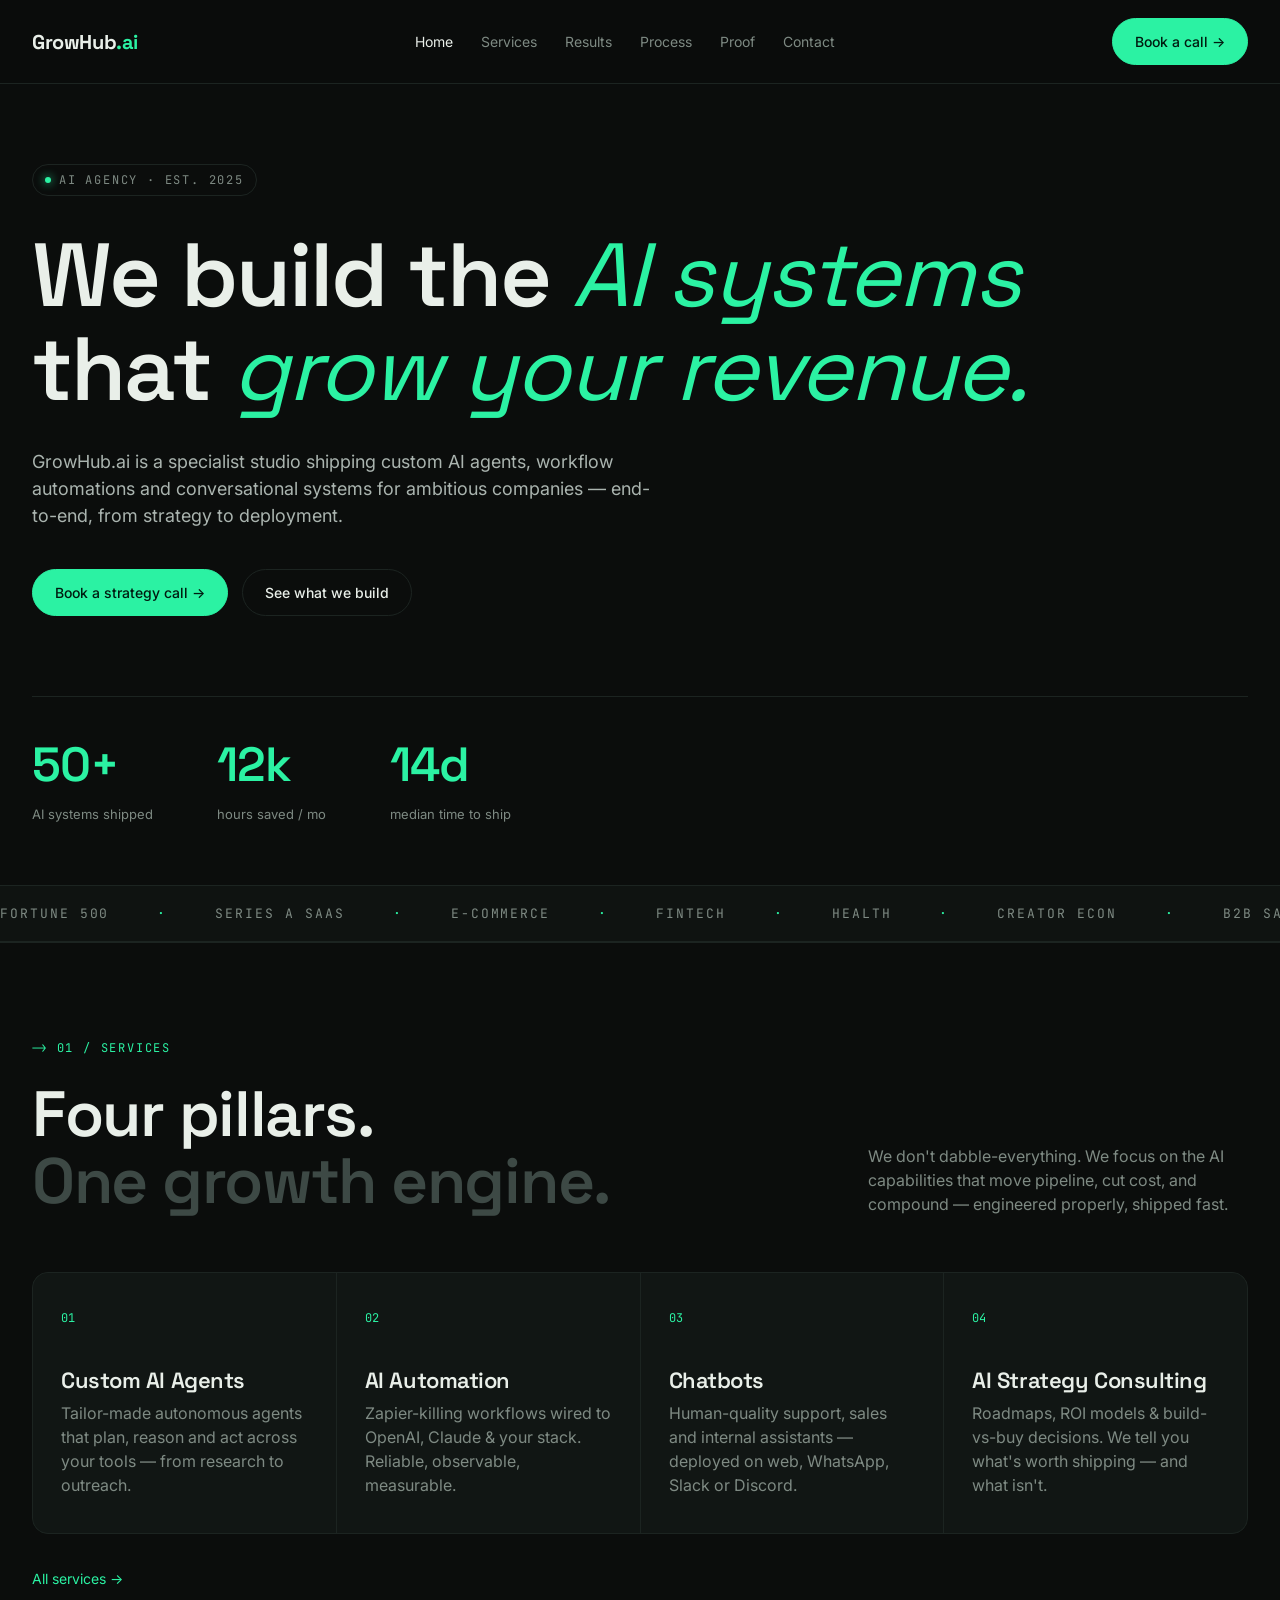
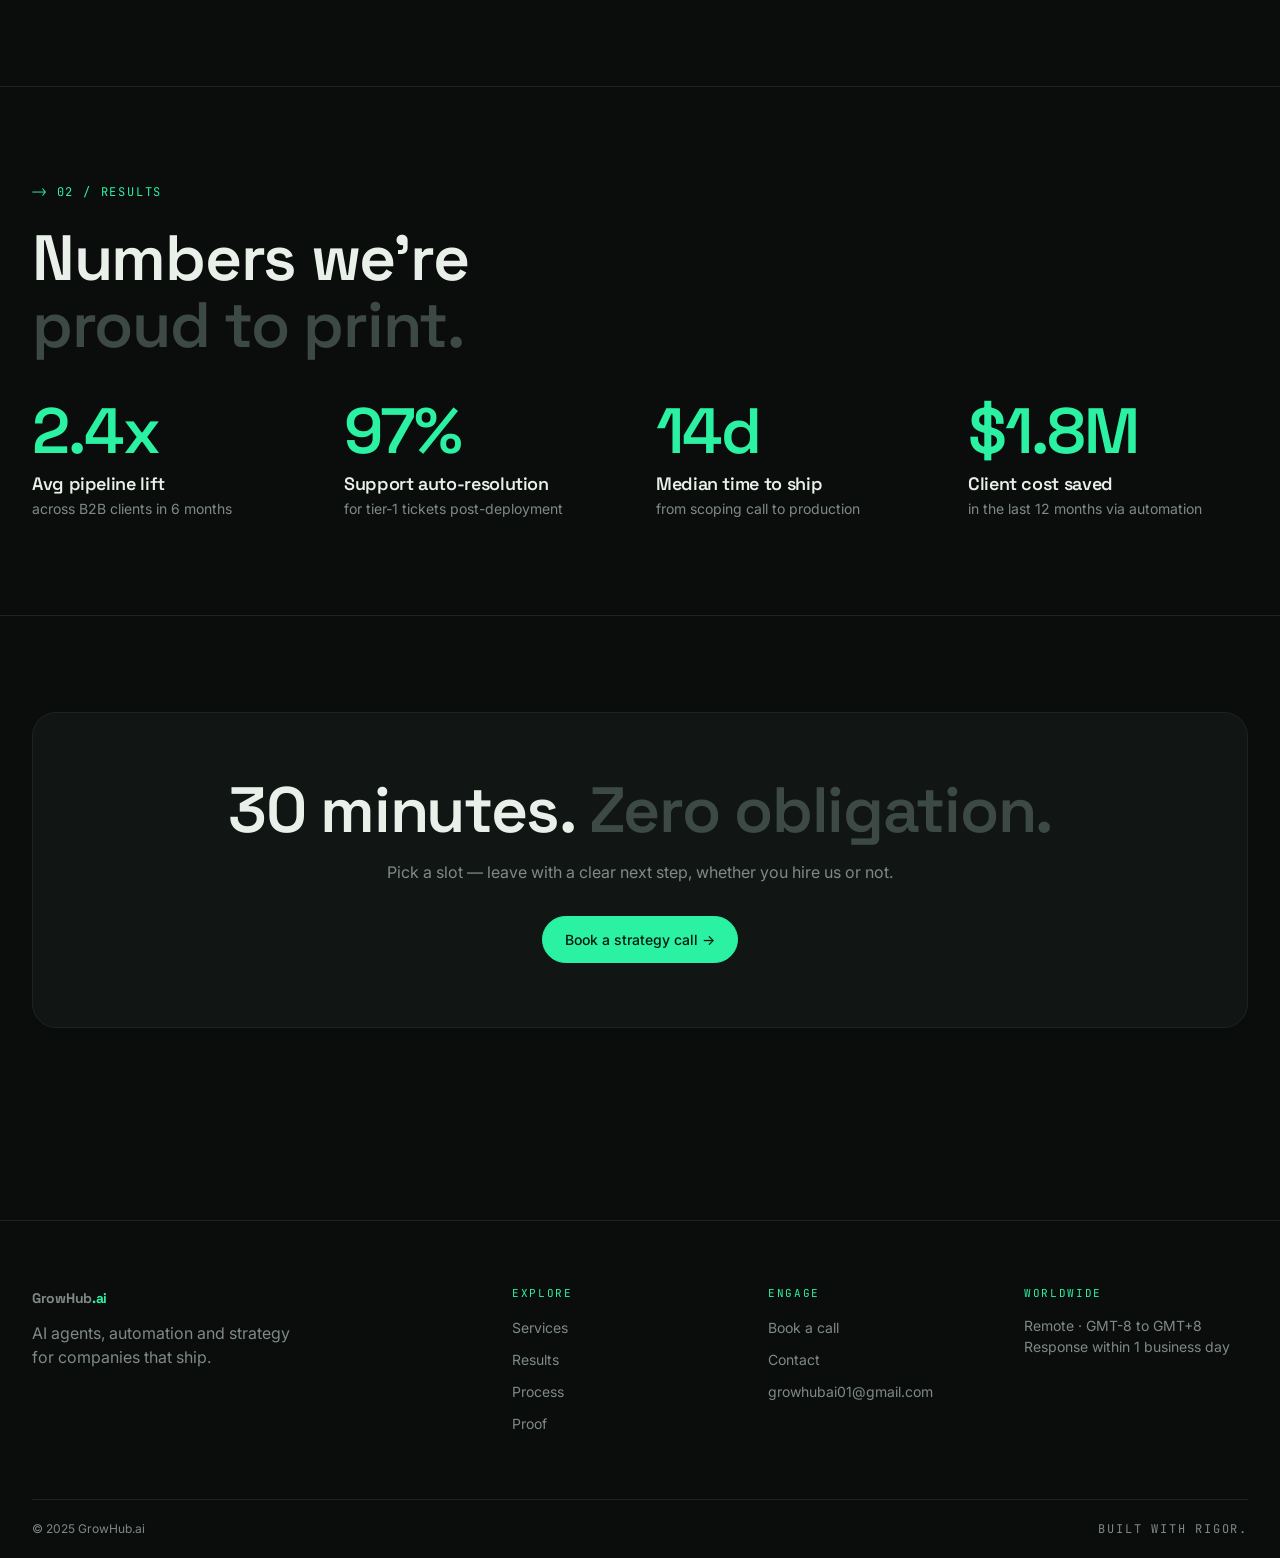
<file: index.html>
<!DOCTYPE html>
<html lang="en">
<head>
<meta charset="UTF-8">
<meta name="viewport" content="width=device-width, initial-scale=1">
<title>GrowHub.ai — Home</title>
<meta name="description" content="GrowHub.ai is a specialist AI studio shipping custom agents, automations and chatbots for ambitious companies.">
<link rel="preconnect" href="https://fonts.googleapis.com">
<link rel="preconnect" href="https://fonts.gstatic.com" crossorigin>
<link href="https://fonts.googleapis.com/css2?family=Inter:wght@400;500;600&family=Space+Grotesk:wght@400;500;600;700&family=JetBrains+Mono:wght@400;500&display=swap" rel="stylesheet">
<link rel="stylesheet" href="css/style.css">
</head>
<body>
<nav class="site">
  <div class="nav-inner">
    <a href="index.html" class="logo">GrowHub<span>.ai</span></a>
    <div class="nav-links">
        <a href="index.html" class="active">Home</a>
        <a href="services.html">Services</a>
        <a href="results.html">Results</a>
        <a href="process.html">Process</a>
        <a href="proof.html">Proof</a>
        <a href="contact.html">Contact</a>
    </div>
    <a href="booking.html" class="btn btn-primary">Book a call →</a>
    <a href="#mobile-menu" class="nav-toggle" aria-label="Menu">☰</a>
  </div>
</nav>
<div id="mobile-menu">
  <div class="container">
      <a href="index.html">Home</a>
      <a href="services.html">Services</a>
      <a href="results.html">Results</a>
      <a href="process.html">Process</a>
      <a href="proof.html">Proof</a>
      <a href="contact.html">Contact</a>
      <a href="booking.html" class="btn btn-primary" style="margin-top:8px;justify-content:center">Book a call →</a>
      <a href="#" class="nav-toggle" style="text-align:right;color:var(--muted)">close ✕</a>
  </div>
</div>
<header class="hero">
  <div class="container">
    <div class="tag"><span class="mono" style="color:var(--muted)">AI Agency · Est. 2025</span></div>
    <h1>We build the <span class="accent italic">AI systems</span><br>that <span class="accent italic">grow your revenue.</span></h1>
    <p class="lead">GrowHub.ai is a specialist studio shipping custom AI agents, workflow automations and conversational systems for ambitious companies — end-to-end, from strategy to deployment.</p>
    <div class="hero-actions">
      <a href="booking.html" class="btn btn-primary">Book a strategy call →</a>
      <a href="services.html" class="btn">See what we build</a>
    </div>
    <div class="stats">
      <div class="stat"><div class="num">50+</div><div class="lbl">AI systems shipped</div></div>
      <div class="stat"><div class="num">12k</div><div class="lbl">hours saved / mo</div></div>
      <div class="stat"><div class="num">14d</div><div class="lbl">median time to ship</div></div>
    </div>
  </div>
</header>

<div class="marquee">
  <div class="marquee-track"><span>FORTUNE 500<span class="dot">·</span></span><span>SERIES A SAAS<span class="dot">·</span></span><span>E-COMMERCE<span class="dot">·</span></span><span>FINTECH<span class="dot">·</span></span><span>HEALTH<span class="dot">·</span></span><span>CREATOR ECON<span class="dot">·</span></span><span>B2B SALES<span class="dot">·</span></span><span>LEGAL-TECH<span class="dot">·</span></span><span>LOGISTICS<span class="dot">·</span></span><span>FORTUNE 500<span class="dot">·</span></span><span>SERIES A SAAS<span class="dot">·</span></span><span>E-COMMERCE<span class="dot">·</span></span><span>FINTECH<span class="dot">·</span></span><span>HEALTH<span class="dot">·</span></span><span>CREATOR ECON<span class="dot">·</span></span><span>B2B SALES<span class="dot">·</span></span><span>LEGAL-TECH<span class="dot">·</span></span><span>LOGISTICS<span class="dot">·</span></span></div>
</div>

<section>
  <div class="container">
    <p class="mono" style="margin-bottom:24px">⟶ 01 / Services</p>
    <div class="sec-head">
      <h2>Four pillars.<br><span class="dim">One growth engine.</span></h2>
      <p>We don't dabble-everything. We focus on the AI capabilities that move pipeline, cut cost, and compound — engineered properly, shipped fast.</p>
    </div>
    <div class="grid-4">
      <div class="card"><span class="num">01</span><div><h3>Custom AI Agents</h3><p>Tailor-made autonomous agents that plan, reason and act across your tools — from research to outreach.</p></div></div>
      <div class="card"><span class="num">02</span><div><h3>AI Automation</h3><p>Zapier-killing workflows wired to OpenAI, Claude & your stack. Reliable, observable, measurable.</p></div></div>
      <div class="card"><span class="num">03</span><div><h3>Chatbots</h3><p>Human-quality support, sales and internal assistants — deployed on web, WhatsApp, Slack or Discord.</p></div></div>
      <div class="card"><span class="num">04</span><div><h3>AI Strategy Consulting</h3><p>Roadmaps, ROI models & build-vs-buy decisions. We tell you what's worth shipping — and what isn't.</p></div></div>
    </div>
    <div style="margin-top:32px"><a href="services.html" class="accent" style="font-size:14px">All services →</a></div>
  </div>
</section>

<section>
  <div class="container">
    <p class="mono" style="margin-bottom:24px">⟶ 02 / Results</p>
    <h2>Numbers we're<br><span class="dim">proud to print.</span></h2>
    <div class="results">
      <div class="result"><div class="big">2.4x</div><h3>Avg pipeline lift</h3><p>across B2B clients in 6 months</p></div>
      <div class="result"><div class="big">97%</div><h3>Support auto-resolution</h3><p>for tier-1 tickets post-deployment</p></div>
      <div class="result"><div class="big">14d</div><h3>Median time to ship</h3><p>from scoping call to production</p></div>
      <div class="result"><div class="big">$1.8M</div><h3>Client cost saved</h3><p>in the last 12 months via automation</p></div>
    </div>
  </div>
</section>

<section>
  <div class="container">
    <div class="cta">
      <h2>30 minutes. <span class="dim">Zero obligation.</span></h2>
      <p style="max-width:520px;margin:0 auto">Pick a slot — leave with a clear next step, whether you hire us or not.</p>
      <div style="margin-top:32px"><a href="booking.html" class="btn btn-primary">Book a strategy call →</a></div>
    </div>
  </div>
</section>
<footer>
  <div class="container">
    <div class="foot-grid">
      <div class="foot-col">
        <a href="index.html" class="logo">GrowHub<span>.ai</span></a>
        <p style="margin-top:12px;max-width:280px">AI agents, automation and strategy for companies that ship.</p>
      </div>
      <div class="foot-col">
        <p class="lbl">Explore</p>
        <ul>
          <li><a href="services.html">Services</a></li>
          <li><a href="results.html">Results</a></li>
          <li><a href="process.html">Process</a></li>
          <li><a href="proof.html">Proof</a></li>
        </ul>
      </div>
      <div class="foot-col">
        <p class="lbl">Engage</p>
        <ul>
          <li><a href="booking.html">Book a call</a></li>
          <li><a href="contact.html">Contact</a></li>
          <li><a href="mailto:growhubai01@gmail.com">growhubai01@gmail.com</a></li>
        </ul>
      </div>
      <div class="foot-col">
        <p class="lbl">Worldwide</p>
        <p style="font-size:14px">Remote · GMT-8 to GMT+8<br>Response within 1 business day</p>
      </div>
    </div>
    <div class="foot-bot">
      <span>© 2025 GrowHub.ai</span>
      <span class="mono" style="color:var(--muted)">Built with rigor.</span>
    </div>
  </div>
</footer>
</body>
</html>
</file>
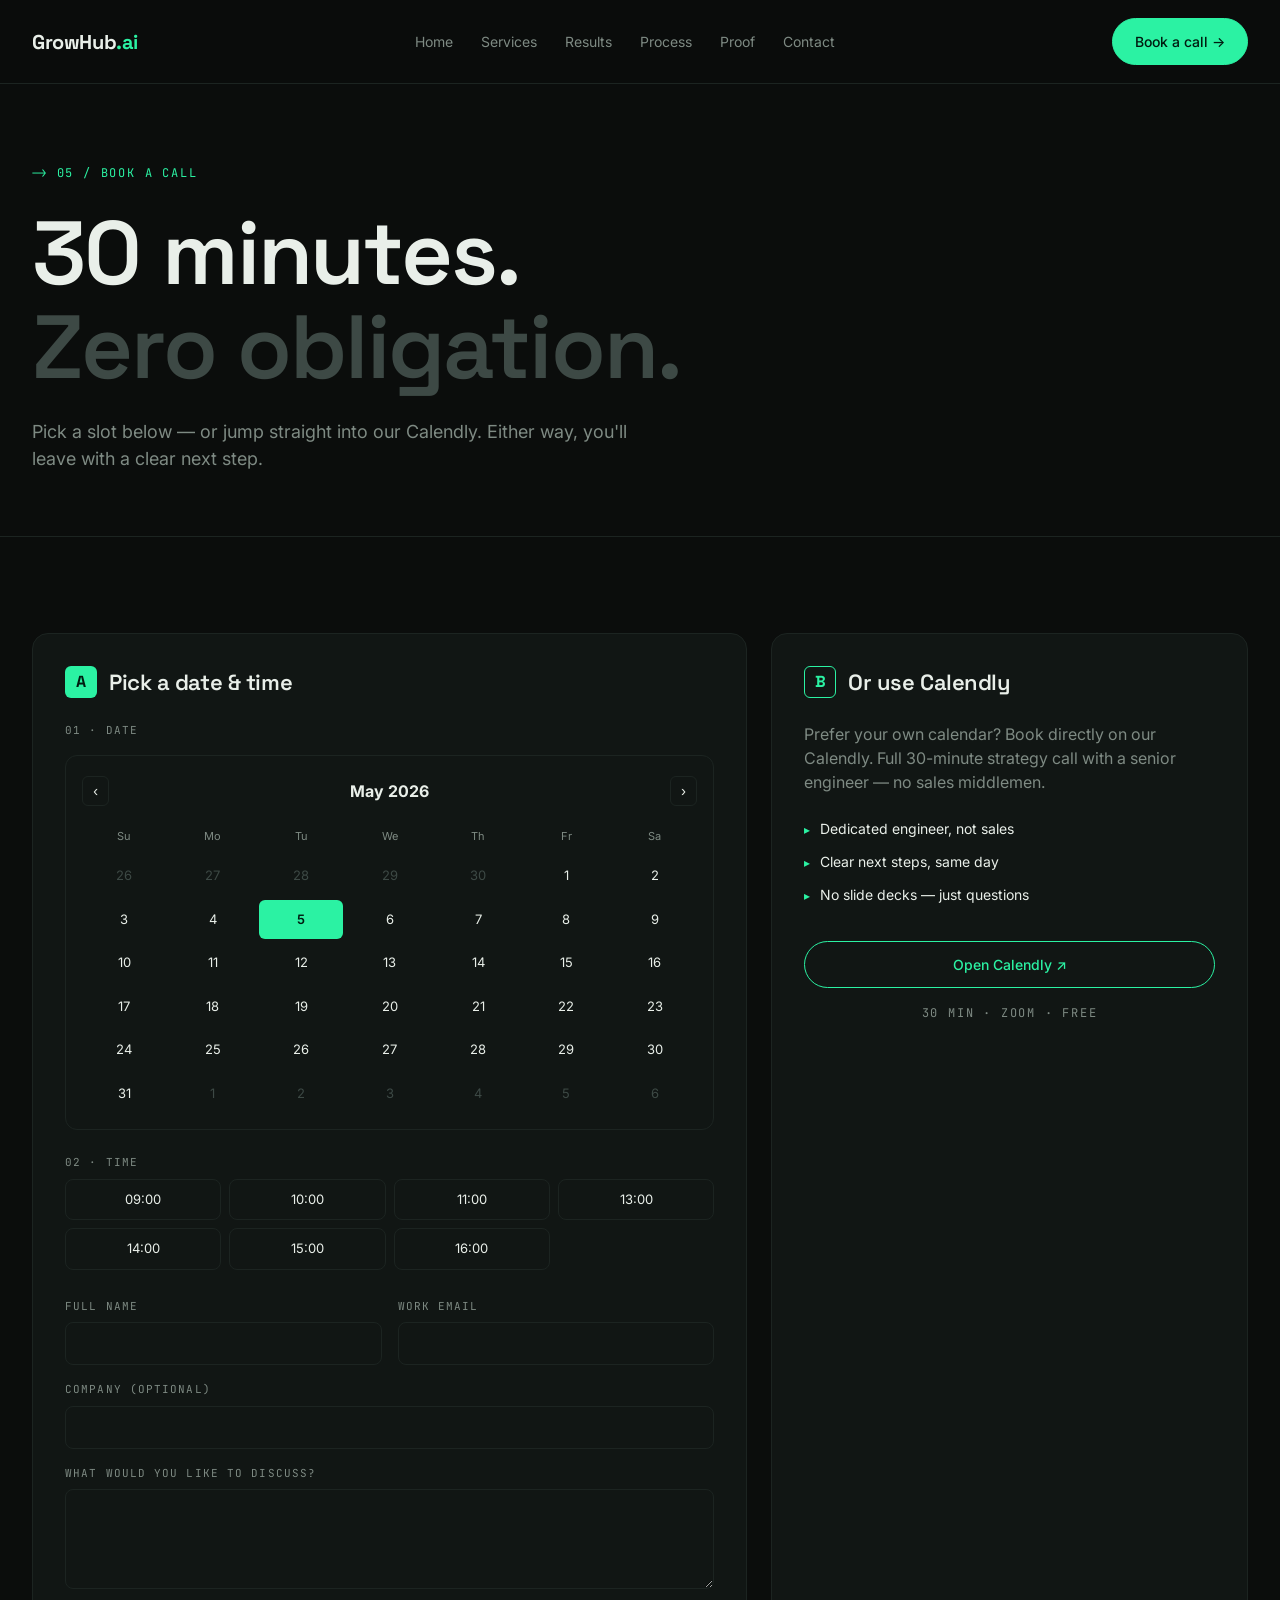
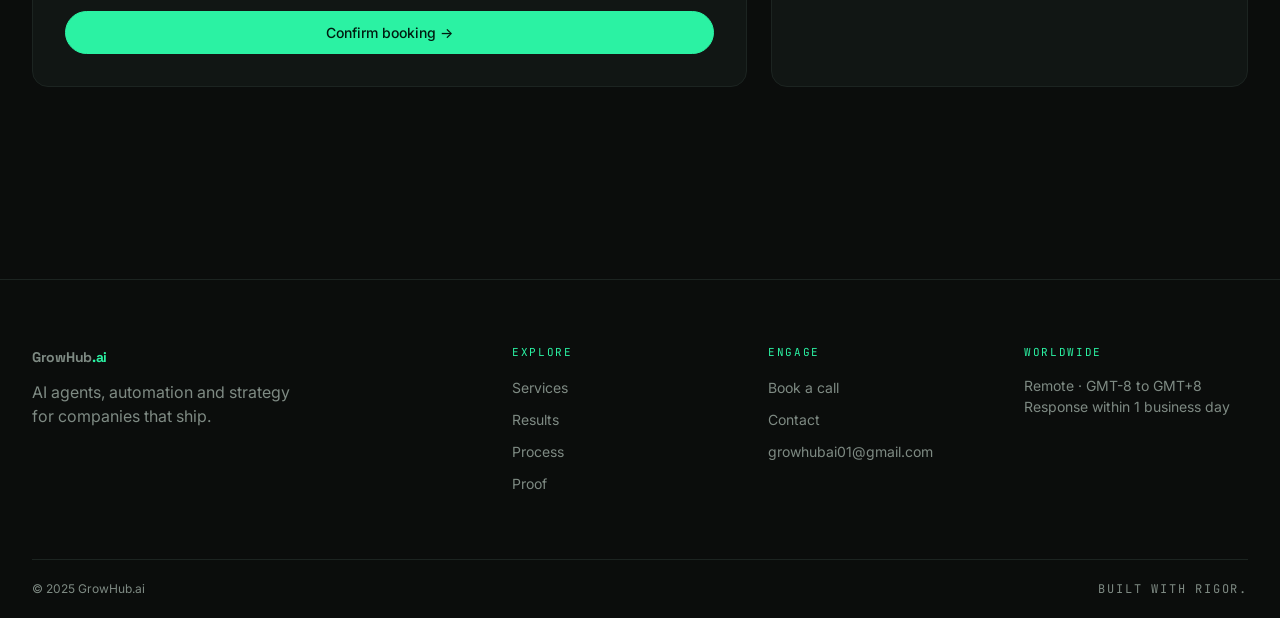
<file: booking.html>
<!DOCTYPE html>
<html lang="en">
<head>
<meta charset="UTF-8">
<meta name="viewport" content="width=device-width, initial-scale=1">
<title>GrowHub.ai — Book a call</title>
<meta name="description" content="GrowHub.ai is a specialist AI studio shipping custom agents, automations and chatbots for ambitious companies.">
<link rel="preconnect" href="https://fonts.googleapis.com">
<link rel="preconnect" href="https://fonts.gstatic.com" crossorigin>
<link href="https://fonts.googleapis.com/css2?family=Inter:wght@400;500;600&family=Space+Grotesk:wght@400;500;600;700&family=JetBrains+Mono:wght@400;500&display=swap" rel="stylesheet">
<link rel="stylesheet" href="css/style.css">
</head>
<body>
<nav class="site">
  <div class="nav-inner">
    <a href="index.html" class="logo">GrowHub<span>.ai</span></a>
    <div class="nav-links">
        <a href="index.html">Home</a>
        <a href="services.html">Services</a>
        <a href="results.html">Results</a>
        <a href="process.html">Process</a>
        <a href="proof.html">Proof</a>
        <a href="contact.html">Contact</a>
    </div>
    <a href="booking.html" class="btn btn-primary">Book a call →</a>
    <a href="#mobile-menu" class="nav-toggle" aria-label="Menu">☰</a>
  </div>
</nav>
<div id="mobile-menu">
  <div class="container">
      <a href="index.html">Home</a>
      <a href="services.html">Services</a>
      <a href="results.html">Results</a>
      <a href="process.html">Process</a>
      <a href="proof.html">Proof</a>
      <a href="contact.html">Contact</a>
      <a href="booking.html" class="btn btn-primary" style="margin-top:8px;justify-content:center">Book a call →</a>
      <a href="#" class="nav-toggle" style="text-align:right;color:var(--muted)">close ✕</a>
  </div>
</div>
<header class="page-head">
  <div class="container">
    <span class="mono">⟶ 05 / Book a call</span>
    <h1>30 minutes.<br><span class="dim">Zero obligation.</span></h1>
    <p>Pick a slot below — or jump straight into our Calendly. Either way, you'll leave with a clear next step.</p>
  </div>
</header>
<section style="border-top:none">
  <div class="container">
    <div class="booking">
      <div class="panel">
        <div class="panel-head"><div class="badge">A</div><h3 style="margin:0">Pick a date & time</h3></div>
        <form action="mailto:growhubai01@gmail.com" method="post" enctype="text/plain">
          <label>01 · Date</label>
          <div class="calendar">
            <div class="cal-head">
              <button type="button">‹</button>
              <strong>May 2026</strong>
              <button type="button">›</button>
            </div>
            <div class="cal-grid">
              <div class="dow">Su</div><div class="dow">Mo</div><div class="dow">Tu</div><div class="dow">We</div><div class="dow">Th</div><div class="dow">Fr</div><div class="dow">Sa</div>
              <div class="day muted">26</div><div class="day muted">27</div><div class="day muted">28</div><div class="day muted">29</div><div class="day muted">30</div><div class="day">1</div><div class="day">2</div><div class="day">3</div><div class="day">4</div><div class="day active">5</div><div class="day">6</div><div class="day">7</div><div class="day">8</div><div class="day">9</div><div class="day">10</div><div class="day">11</div><div class="day">12</div><div class="day">13</div><div class="day">14</div><div class="day">15</div><div class="day">16</div><div class="day">17</div><div class="day">18</div><div class="day">19</div><div class="day">20</div><div class="day">21</div><div class="day">22</div><div class="day">23</div><div class="day">24</div><div class="day">25</div><div class="day">26</div><div class="day">27</div><div class="day">28</div><div class="day">29</div><div class="day">30</div><div class="day">31</div><div class="day muted">1</div><div class="day muted">2</div><div class="day muted">3</div><div class="day muted">4</div><div class="day muted">5</div><div class="day muted">6</div>
            </div>
          </div>

          <label style="margin-top:24px">02 · Time</label>
          <div class="time-grid"><label><input type="radio" name="time" value="09:00"><span>09:00</span></label><label><input type="radio" name="time" value="10:00"><span>10:00</span></label><label><input type="radio" name="time" value="11:00"><span>11:00</span></label><label><input type="radio" name="time" value="13:00"><span>13:00</span></label><label><input type="radio" name="time" value="14:00"><span>14:00</span></label><label><input type="radio" name="time" value="15:00"><span>15:00</span></label><label><input type="radio" name="time" value="16:00"><span>16:00</span></label></div>

          <div class="form">
            <div><label>Full name</label><input type="text" name="name" required></div>
            <div><label>Work email</label><input type="email" name="email" required></div>
            <div class="full"><label>Company (optional)</label><input type="text" name="company"></div>
            <div class="full"><label>What would you like to discuss?</label><textarea name="notes"></textarea></div>
            <div class="full"><button type="submit" class="btn btn-primary" style="width:100%;justify-content:center">Confirm booking →</button></div>
          </div>
        </form>
      </div>
      <div class="panel">
        <div class="panel-head"><div class="badge outline">B</div><h3 style="margin:0">Or use Calendly</h3></div>
        <p>Prefer your own calendar? Book directly on our Calendly. Full 30-minute strategy call with a senior engineer — no sales middlemen.</p>
        <div style="margin-top:24px">
          <div class="check">Dedicated engineer, not sales</div>
          <div class="check">Clear next steps, same day</div>
          <div class="check">No slide decks — just questions</div>
        </div>
        <a href="https://calendly.com/growhubai01/30min" target="_blank" rel="noopener" class="btn btn-ghost-primary" style="width:100%;justify-content:center;margin-top:24px">Open Calendly ↗</a>
        <p class="mono" style="color:var(--muted);text-align:center;margin-top:16px">30 min · Zoom · Free</p>
      </div>
    </div>
  </div>
</section>
<footer>
  <div class="container">
    <div class="foot-grid">
      <div class="foot-col">
        <a href="index.html" class="logo">GrowHub<span>.ai</span></a>
        <p style="margin-top:12px;max-width:280px">AI agents, automation and strategy for companies that ship.</p>
      </div>
      <div class="foot-col">
        <p class="lbl">Explore</p>
        <ul>
          <li><a href="services.html">Services</a></li>
          <li><a href="results.html">Results</a></li>
          <li><a href="process.html">Process</a></li>
          <li><a href="proof.html">Proof</a></li>
        </ul>
      </div>
      <div class="foot-col">
        <p class="lbl">Engage</p>
        <ul>
          <li><a href="booking.html">Book a call</a></li>
          <li><a href="contact.html">Contact</a></li>
          <li><a href="mailto:growhubai01@gmail.com">growhubai01@gmail.com</a></li>
        </ul>
      </div>
      <div class="foot-col">
        <p class="lbl">Worldwide</p>
        <p style="font-size:14px">Remote · GMT-8 to GMT+8<br>Response within 1 business day</p>
      </div>
    </div>
    <div class="foot-bot">
      <span>© 2025 GrowHub.ai</span>
      <span class="mono" style="color:var(--muted)">Built with rigor.</span>
    </div>
  </div>
</footer>
</body>
</html>
</file>
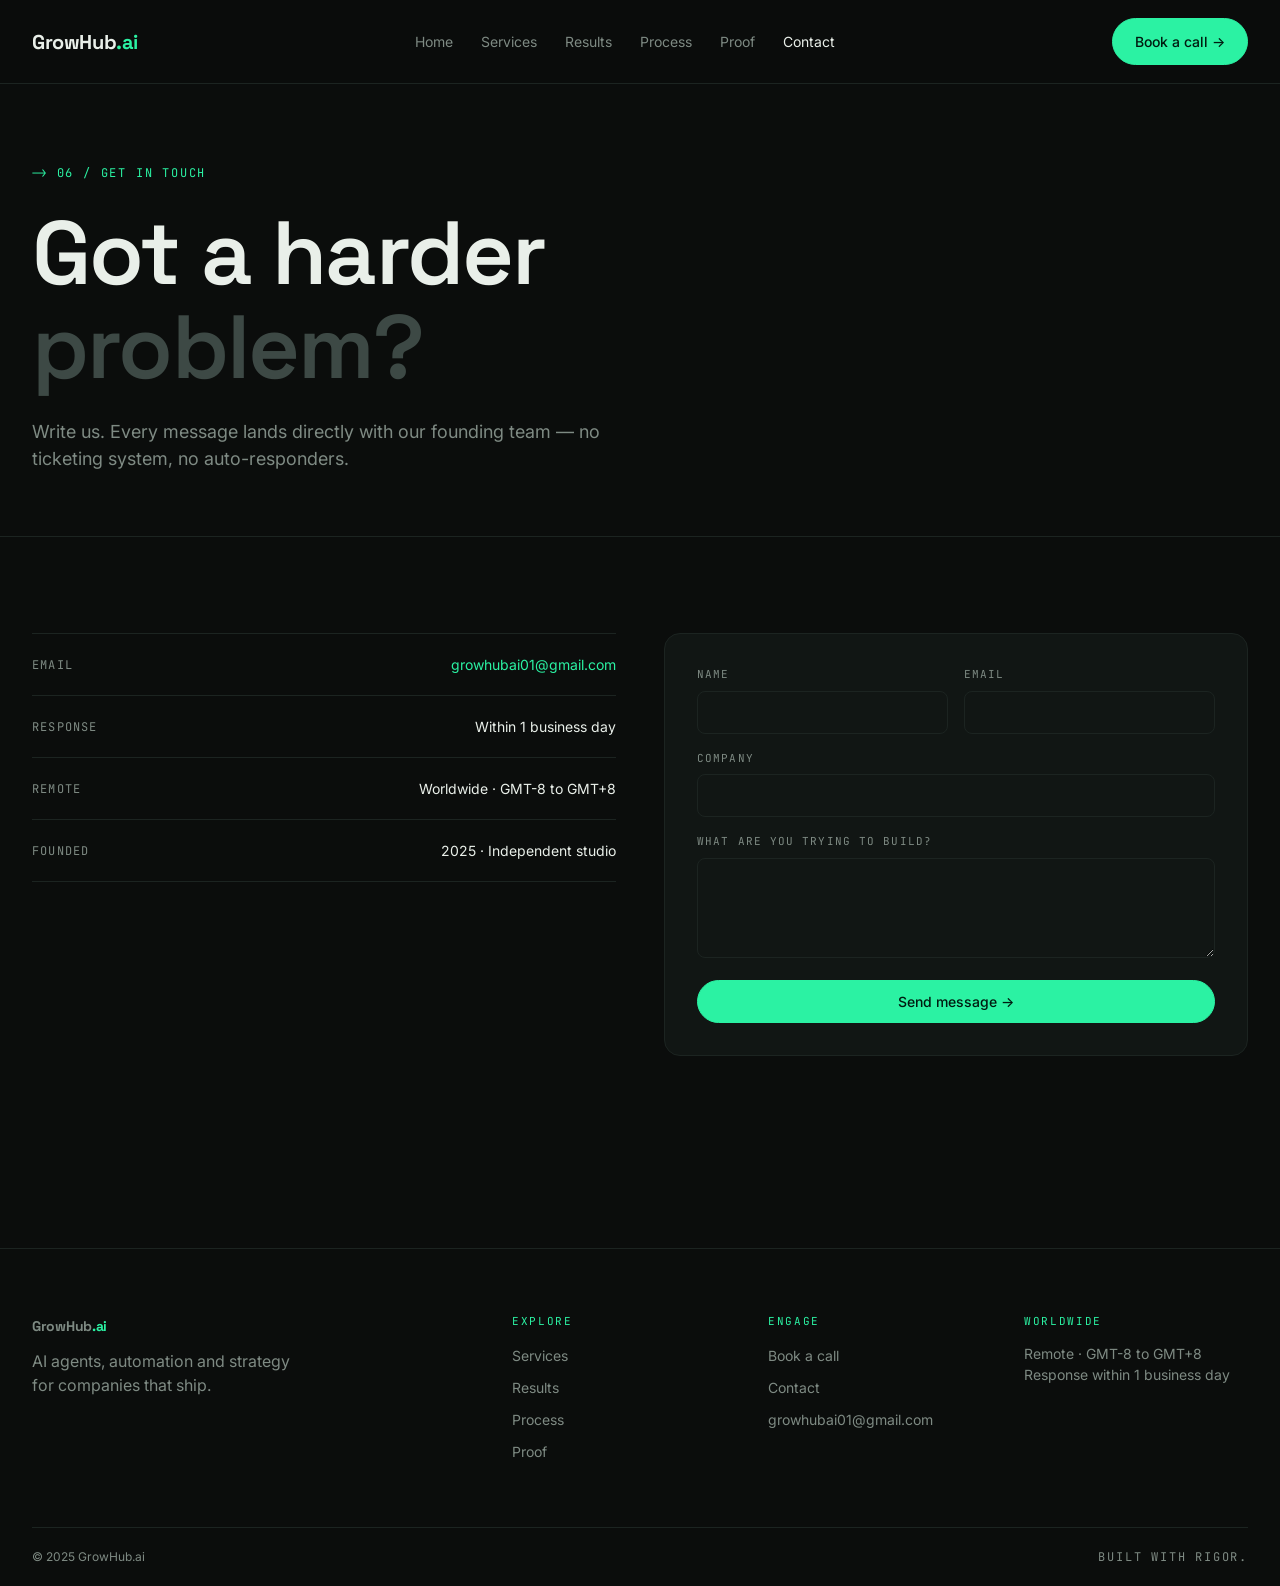
<file: contact.html>
<!DOCTYPE html>
<html lang="en">
<head>
<meta charset="UTF-8">
<meta name="viewport" content="width=device-width, initial-scale=1">
<title>GrowHub.ai — Contact</title>
<meta name="description" content="GrowHub.ai is a specialist AI studio shipping custom agents, automations and chatbots for ambitious companies.">
<link rel="preconnect" href="https://fonts.googleapis.com">
<link rel="preconnect" href="https://fonts.gstatic.com" crossorigin>
<link href="https://fonts.googleapis.com/css2?family=Inter:wght@400;500;600&family=Space+Grotesk:wght@400;500;600;700&family=JetBrains+Mono:wght@400;500&display=swap" rel="stylesheet">
<link rel="stylesheet" href="css/style.css">
</head>
<body>
<nav class="site">
  <div class="nav-inner">
    <a href="index.html" class="logo">GrowHub<span>.ai</span></a>
    <div class="nav-links">
        <a href="index.html">Home</a>
        <a href="services.html">Services</a>
        <a href="results.html">Results</a>
        <a href="process.html">Process</a>
        <a href="proof.html">Proof</a>
        <a href="contact.html" class="active">Contact</a>
    </div>
    <a href="booking.html" class="btn btn-primary">Book a call →</a>
    <a href="#mobile-menu" class="nav-toggle" aria-label="Menu">☰</a>
  </div>
</nav>
<div id="mobile-menu">
  <div class="container">
      <a href="index.html">Home</a>
      <a href="services.html">Services</a>
      <a href="results.html">Results</a>
      <a href="process.html">Process</a>
      <a href="proof.html">Proof</a>
      <a href="contact.html">Contact</a>
      <a href="booking.html" class="btn btn-primary" style="margin-top:8px;justify-content:center">Book a call →</a>
      <a href="#" class="nav-toggle" style="text-align:right;color:var(--muted)">close ✕</a>
  </div>
</div>
<header class="page-head">
  <div class="container">
    <span class="mono">⟶ 06 / Get in touch</span>
    <h1>Got a harder<br><span class="dim">problem?</span></h1>
    <p>Write us. Every message lands directly with our founding team — no ticketing system, no auto-responders.</p>
  </div>
</header>
<section style="border-top:none">
  <div class="container">
    <div class="contact">
      <div>
        <div class="info-row"><span class="k">Email</span><a href="mailto:growhubai01@gmail.com" class="accent">growhubai01@gmail.com</a></div>
        <div class="info-row"><span class="k">Response</span><span>Within 1 business day</span></div>
        <div class="info-row"><span class="k">Remote</span><span>Worldwide · GMT-8 to GMT+8</span></div>
        <div class="info-row"><span class="k">Founded</span><span>2025 · Independent studio</span></div>
      </div>
      <form action="mailto:growhubai01@gmail.com" method="post" enctype="text/plain" class="panel">
        <div class="form" style="margin-top:0">
          <div><label>Name</label><input type="text" name="name" required></div>
          <div><label>Email</label><input type="email" name="email" required></div>
          <div class="full"><label>Company</label><input type="text" name="company"></div>
          <div class="full"><label>What are you trying to build?</label><textarea name="message" required></textarea></div>
          <div class="full"><button type="submit" class="btn btn-primary" style="width:100%;justify-content:center">Send message →</button></div>
        </div>
      </form>
    </div>
  </div>
</section>
<footer>
  <div class="container">
    <div class="foot-grid">
      <div class="foot-col">
        <a href="index.html" class="logo">GrowHub<span>.ai</span></a>
        <p style="margin-top:12px;max-width:280px">AI agents, automation and strategy for companies that ship.</p>
      </div>
      <div class="foot-col">
        <p class="lbl">Explore</p>
        <ul>
          <li><a href="services.html">Services</a></li>
          <li><a href="results.html">Results</a></li>
          <li><a href="process.html">Process</a></li>
          <li><a href="proof.html">Proof</a></li>
        </ul>
      </div>
      <div class="foot-col">
        <p class="lbl">Engage</p>
        <ul>
          <li><a href="booking.html">Book a call</a></li>
          <li><a href="contact.html">Contact</a></li>
          <li><a href="mailto:growhubai01@gmail.com">growhubai01@gmail.com</a></li>
        </ul>
      </div>
      <div class="foot-col">
        <p class="lbl">Worldwide</p>
        <p style="font-size:14px">Remote · GMT-8 to GMT+8<br>Response within 1 business day</p>
      </div>
    </div>
    <div class="foot-bot">
      <span>© 2025 GrowHub.ai</span>
      <span class="mono" style="color:var(--muted)">Built with rigor.</span>
    </div>
  </div>
</footer>
</body>
</html>
</file>
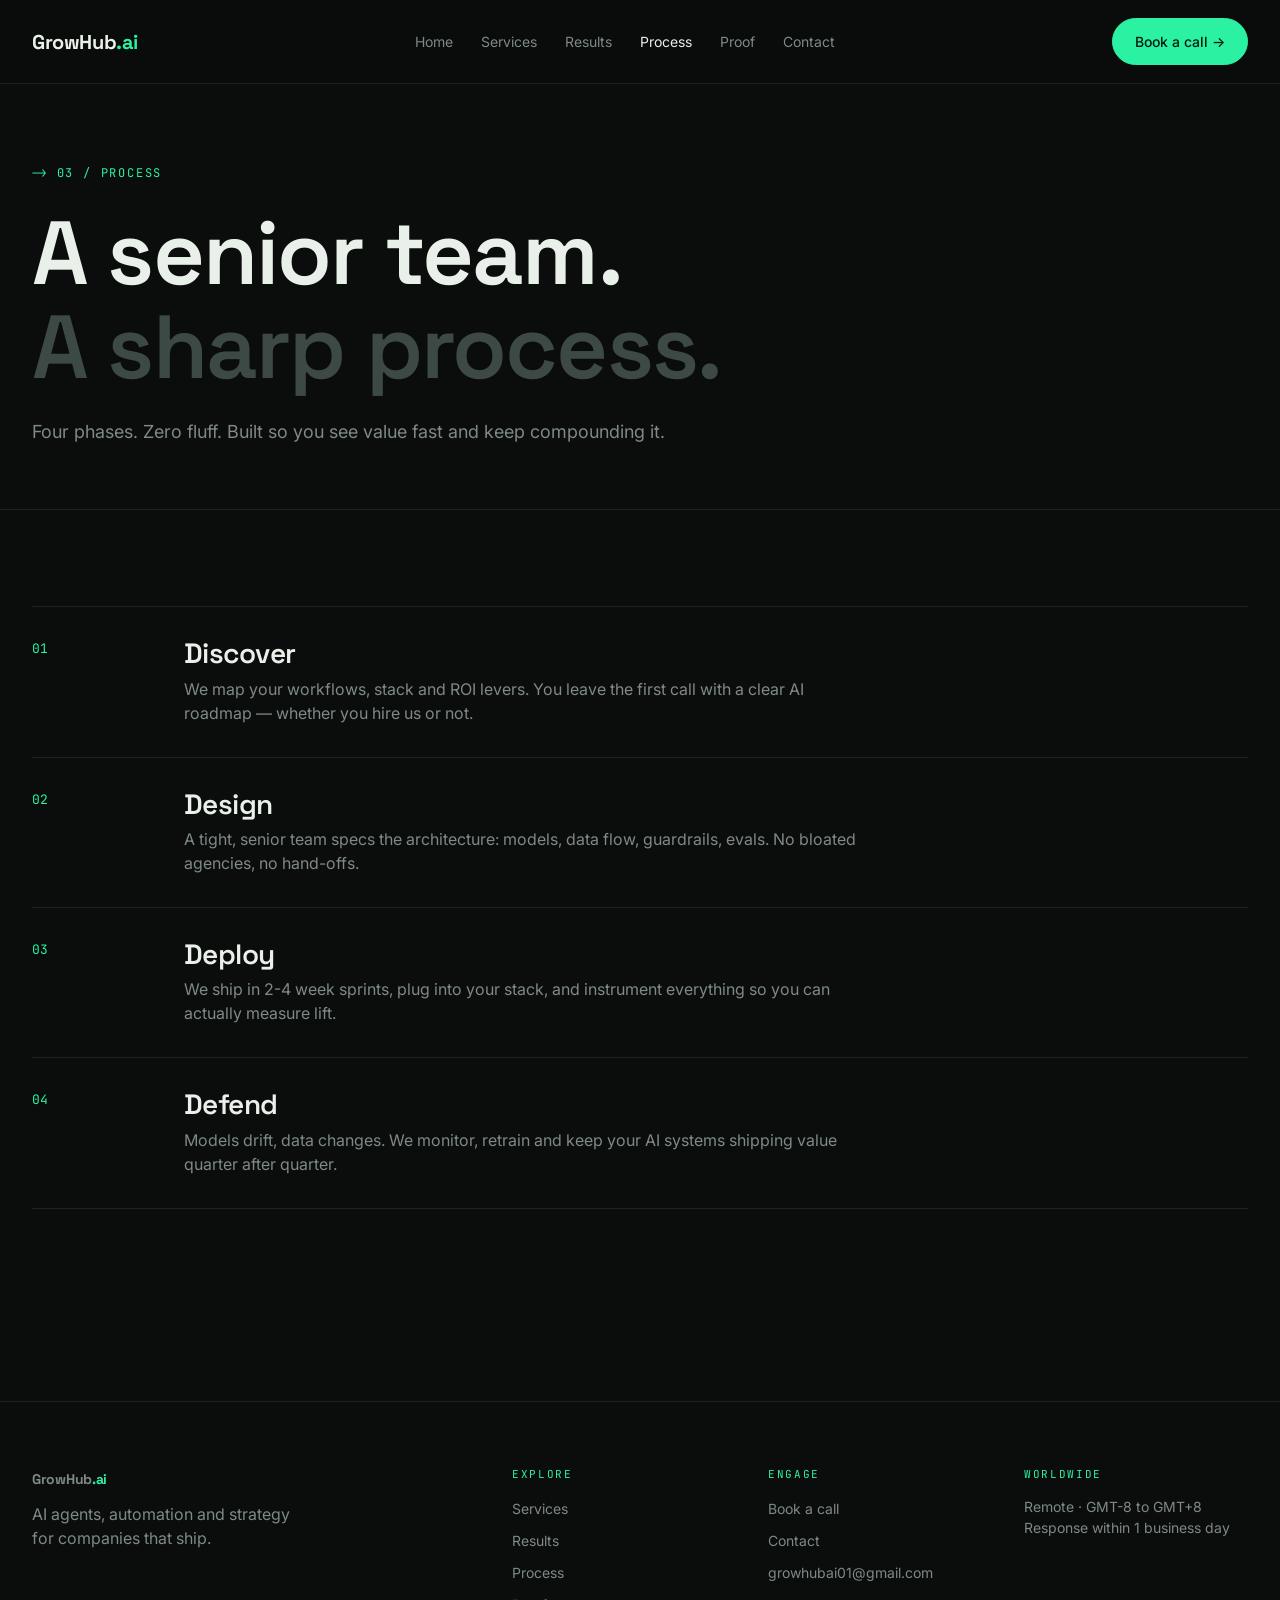
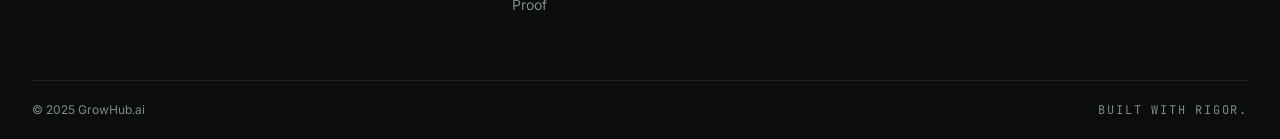
<file: process.html>
<!DOCTYPE html>
<html lang="en">
<head>
<meta charset="UTF-8">
<meta name="viewport" content="width=device-width, initial-scale=1">
<title>GrowHub.ai — Process</title>
<meta name="description" content="GrowHub.ai is a specialist AI studio shipping custom agents, automations and chatbots for ambitious companies.">
<link rel="preconnect" href="https://fonts.googleapis.com">
<link rel="preconnect" href="https://fonts.gstatic.com" crossorigin>
<link href="https://fonts.googleapis.com/css2?family=Inter:wght@400;500;600&family=Space+Grotesk:wght@400;500;600;700&family=JetBrains+Mono:wght@400;500&display=swap" rel="stylesheet">
<link rel="stylesheet" href="css/style.css">
</head>
<body>
<nav class="site">
  <div class="nav-inner">
    <a href="index.html" class="logo">GrowHub<span>.ai</span></a>
    <div class="nav-links">
        <a href="index.html">Home</a>
        <a href="services.html">Services</a>
        <a href="results.html">Results</a>
        <a href="process.html" class="active">Process</a>
        <a href="proof.html">Proof</a>
        <a href="contact.html">Contact</a>
    </div>
    <a href="booking.html" class="btn btn-primary">Book a call →</a>
    <a href="#mobile-menu" class="nav-toggle" aria-label="Menu">☰</a>
  </div>
</nav>
<div id="mobile-menu">
  <div class="container">
      <a href="index.html">Home</a>
      <a href="services.html">Services</a>
      <a href="results.html">Results</a>
      <a href="process.html">Process</a>
      <a href="proof.html">Proof</a>
      <a href="contact.html">Contact</a>
      <a href="booking.html" class="btn btn-primary" style="margin-top:8px;justify-content:center">Book a call →</a>
      <a href="#" class="nav-toggle" style="text-align:right;color:var(--muted)">close ✕</a>
  </div>
</div>
<header class="page-head">
  <div class="container">
    <span class="mono">⟶ 03 / Process</span>
    <h1>A senior team.<br><span class="dim">A sharp process.</span></h1>
    <p>Four phases. Zero fluff. Built so you see value fast and keep compounding it.</p>
  </div>
</header>
<section style="border-top:none">
  <div class="container">
    <div class="process"><div class="step"><div class="num">01</div><div><h3>Discover</h3><p>We map your workflows, stack and ROI levers. You leave the first call with a clear AI roadmap — whether you hire us or not.</p></div></div>
<div class="step"><div class="num">02</div><div><h3>Design</h3><p>A tight, senior team specs the architecture: models, data flow, guardrails, evals. No bloated agencies, no hand-offs.</p></div></div>
<div class="step"><div class="num">03</div><div><h3>Deploy</h3><p>We ship in 2-4 week sprints, plug into your stack, and instrument everything so you can actually measure lift.</p></div></div>
<div class="step"><div class="num">04</div><div><h3>Defend</h3><p>Models drift, data changes. We monitor, retrain and keep your AI systems shipping value quarter after quarter.</p></div></div></div>
  </div>
</section>
<footer>
  <div class="container">
    <div class="foot-grid">
      <div class="foot-col">
        <a href="index.html" class="logo">GrowHub<span>.ai</span></a>
        <p style="margin-top:12px;max-width:280px">AI agents, automation and strategy for companies that ship.</p>
      </div>
      <div class="foot-col">
        <p class="lbl">Explore</p>
        <ul>
          <li><a href="services.html">Services</a></li>
          <li><a href="results.html">Results</a></li>
          <li><a href="process.html">Process</a></li>
          <li><a href="proof.html">Proof</a></li>
        </ul>
      </div>
      <div class="foot-col">
        <p class="lbl">Engage</p>
        <ul>
          <li><a href="booking.html">Book a call</a></li>
          <li><a href="contact.html">Contact</a></li>
          <li><a href="mailto:growhubai01@gmail.com">growhubai01@gmail.com</a></li>
        </ul>
      </div>
      <div class="foot-col">
        <p class="lbl">Worldwide</p>
        <p style="font-size:14px">Remote · GMT-8 to GMT+8<br>Response within 1 business day</p>
      </div>
    </div>
    <div class="foot-bot">
      <span>© 2025 GrowHub.ai</span>
      <span class="mono" style="color:var(--muted)">Built with rigor.</span>
    </div>
  </div>
</footer>
</body>
</html>
</file>
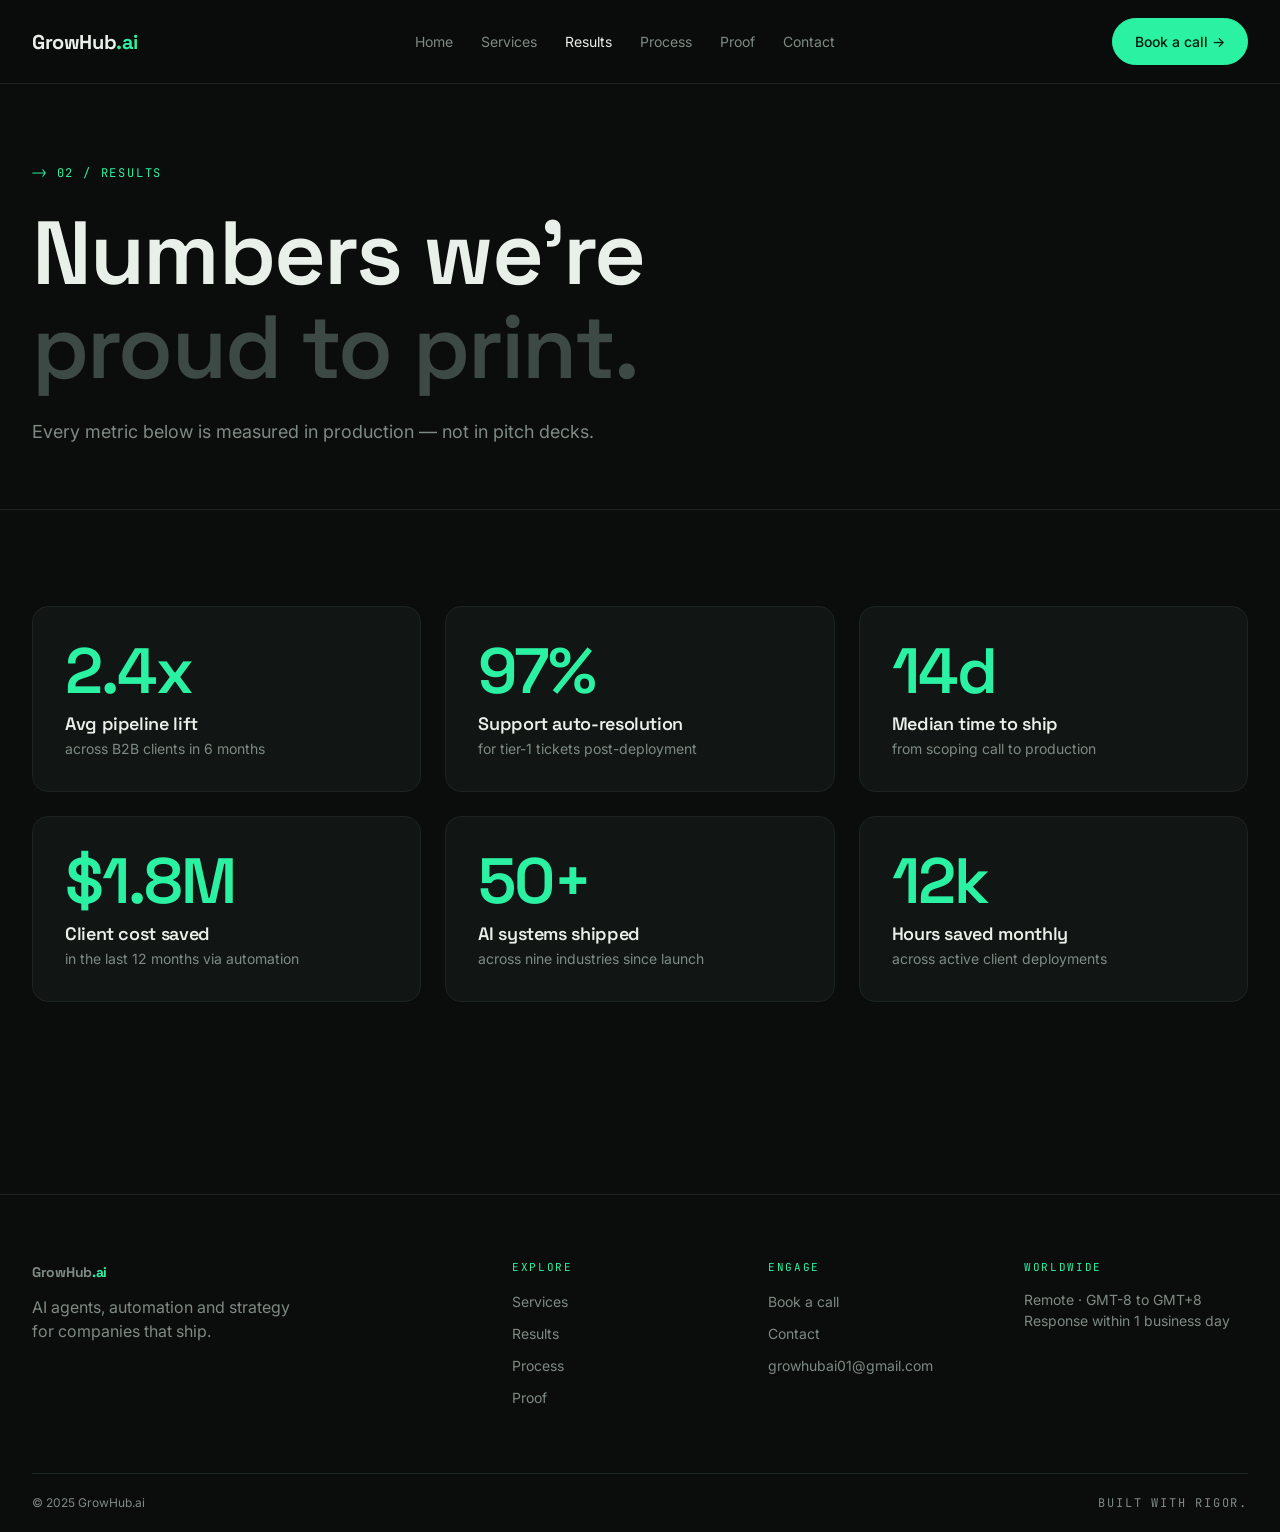
<file: results.html>
<!DOCTYPE html>
<html lang="en">
<head>
<meta charset="UTF-8">
<meta name="viewport" content="width=device-width, initial-scale=1">
<title>GrowHub.ai — Results</title>
<meta name="description" content="GrowHub.ai is a specialist AI studio shipping custom agents, automations and chatbots for ambitious companies.">
<link rel="preconnect" href="https://fonts.googleapis.com">
<link rel="preconnect" href="https://fonts.gstatic.com" crossorigin>
<link href="https://fonts.googleapis.com/css2?family=Inter:wght@400;500;600&family=Space+Grotesk:wght@400;500;600;700&family=JetBrains+Mono:wght@400;500&display=swap" rel="stylesheet">
<link rel="stylesheet" href="css/style.css">
</head>
<body>
<nav class="site">
  <div class="nav-inner">
    <a href="index.html" class="logo">GrowHub<span>.ai</span></a>
    <div class="nav-links">
        <a href="index.html">Home</a>
        <a href="services.html">Services</a>
        <a href="results.html" class="active">Results</a>
        <a href="process.html">Process</a>
        <a href="proof.html">Proof</a>
        <a href="contact.html">Contact</a>
    </div>
    <a href="booking.html" class="btn btn-primary">Book a call →</a>
    <a href="#mobile-menu" class="nav-toggle" aria-label="Menu">☰</a>
  </div>
</nav>
<div id="mobile-menu">
  <div class="container">
      <a href="index.html">Home</a>
      <a href="services.html">Services</a>
      <a href="results.html">Results</a>
      <a href="process.html">Process</a>
      <a href="proof.html">Proof</a>
      <a href="contact.html">Contact</a>
      <a href="booking.html" class="btn btn-primary" style="margin-top:8px;justify-content:center">Book a call →</a>
      <a href="#" class="nav-toggle" style="text-align:right;color:var(--muted)">close ✕</a>
  </div>
</div>
<header class="page-head">
  <div class="container">
    <span class="mono">⟶ 02 / Results</span>
    <h1>Numbers we're<br><span class="dim">proud to print.</span></h1>
    <p>Every metric below is measured in production — not in pitch decks.</p>
  </div>
</header>
<section style="border-top:none">
  <div class="container">
    <div class="results-grid"><div class="result"><div class="big">2.4x</div><h3>Avg pipeline lift</h3><p>across B2B clients in 6 months</p></div>
<div class="result"><div class="big">97%</div><h3>Support auto-resolution</h3><p>for tier-1 tickets post-deployment</p></div>
<div class="result"><div class="big">14d</div><h3>Median time to ship</h3><p>from scoping call to production</p></div>
<div class="result"><div class="big">$1.8M</div><h3>Client cost saved</h3><p>in the last 12 months via automation</p></div>
<div class="result"><div class="big">50+</div><h3>AI systems shipped</h3><p>across nine industries since launch</p></div>
<div class="result"><div class="big">12k</div><h3>Hours saved monthly</h3><p>across active client deployments</p></div></div>
  </div>
</section>
<footer>
  <div class="container">
    <div class="foot-grid">
      <div class="foot-col">
        <a href="index.html" class="logo">GrowHub<span>.ai</span></a>
        <p style="margin-top:12px;max-width:280px">AI agents, automation and strategy for companies that ship.</p>
      </div>
      <div class="foot-col">
        <p class="lbl">Explore</p>
        <ul>
          <li><a href="services.html">Services</a></li>
          <li><a href="results.html">Results</a></li>
          <li><a href="process.html">Process</a></li>
          <li><a href="proof.html">Proof</a></li>
        </ul>
      </div>
      <div class="foot-col">
        <p class="lbl">Engage</p>
        <ul>
          <li><a href="booking.html">Book a call</a></li>
          <li><a href="contact.html">Contact</a></li>
          <li><a href="mailto:growhubai01@gmail.com">growhubai01@gmail.com</a></li>
        </ul>
      </div>
      <div class="foot-col">
        <p class="lbl">Worldwide</p>
        <p style="font-size:14px">Remote · GMT-8 to GMT+8<br>Response within 1 business day</p>
      </div>
    </div>
    <div class="foot-bot">
      <span>© 2025 GrowHub.ai</span>
      <span class="mono" style="color:var(--muted)">Built with rigor.</span>
    </div>
  </div>
</footer>
</body>
</html>
</file>
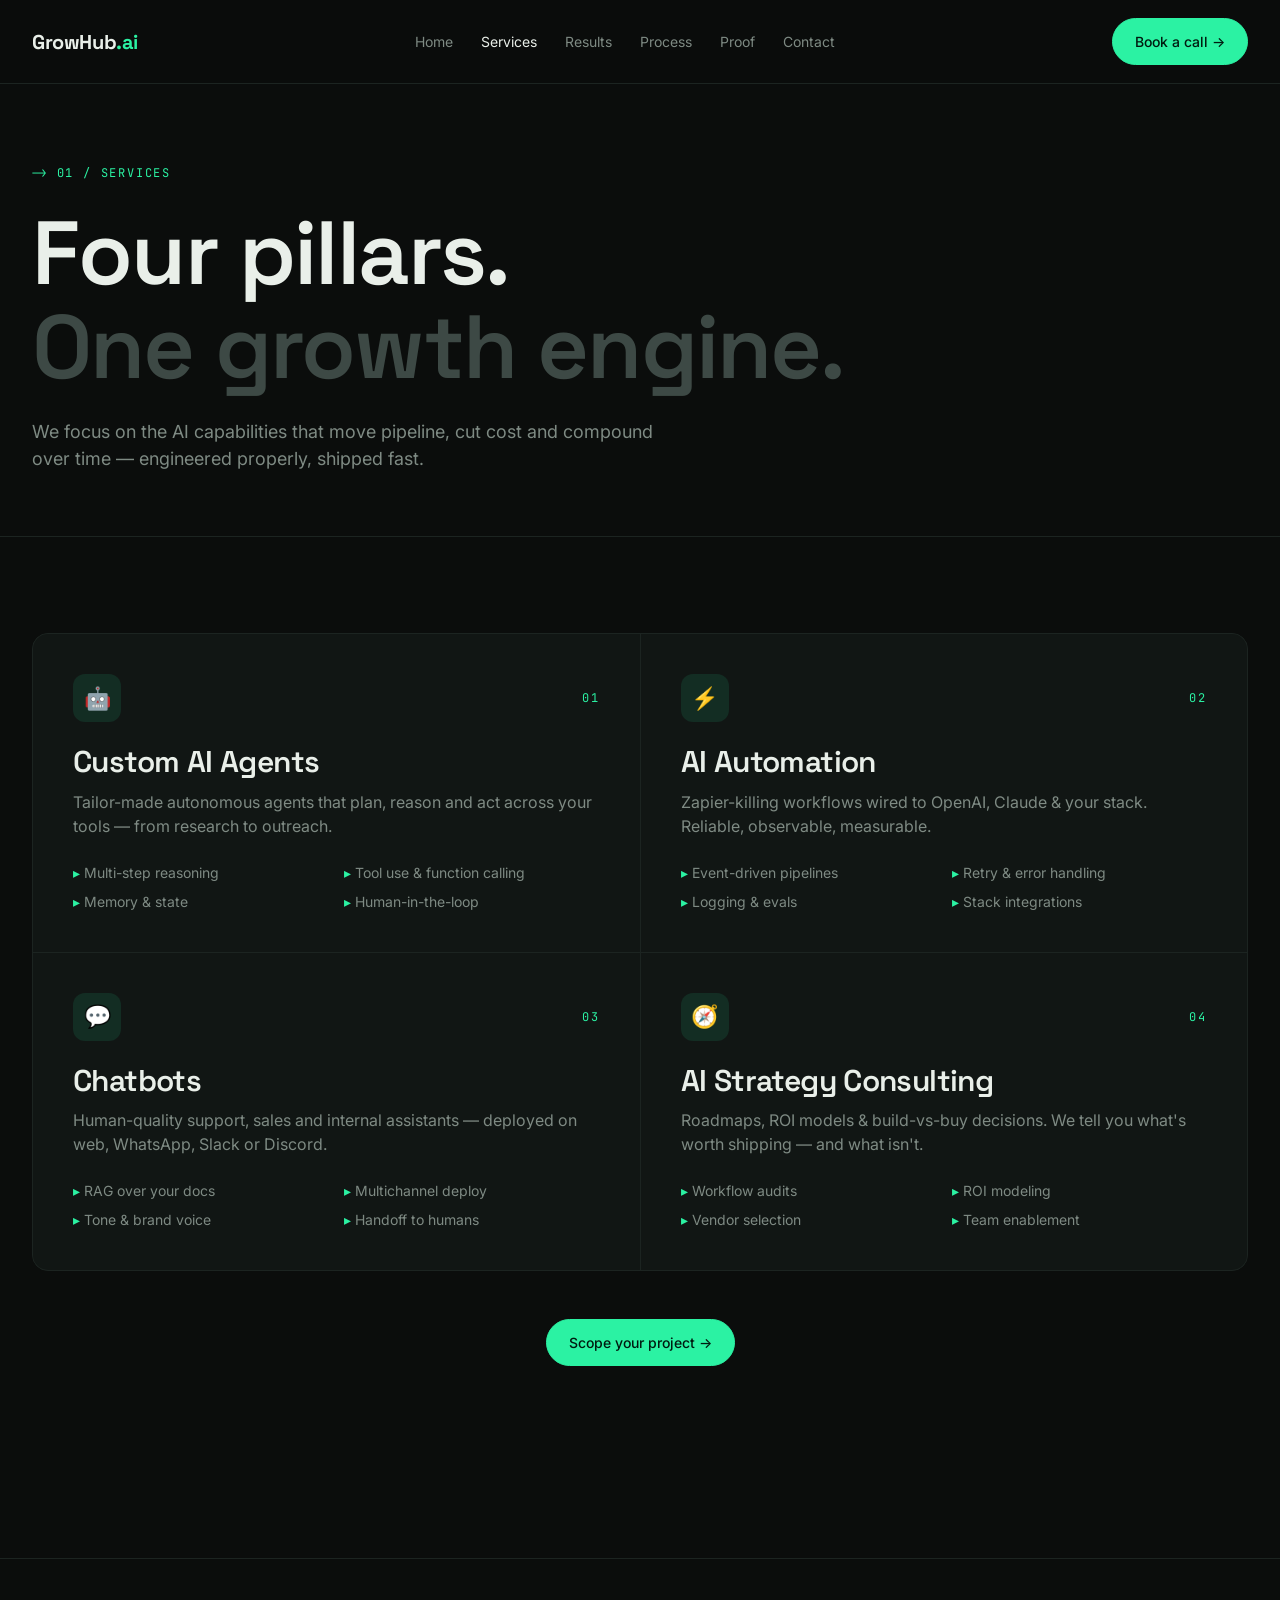
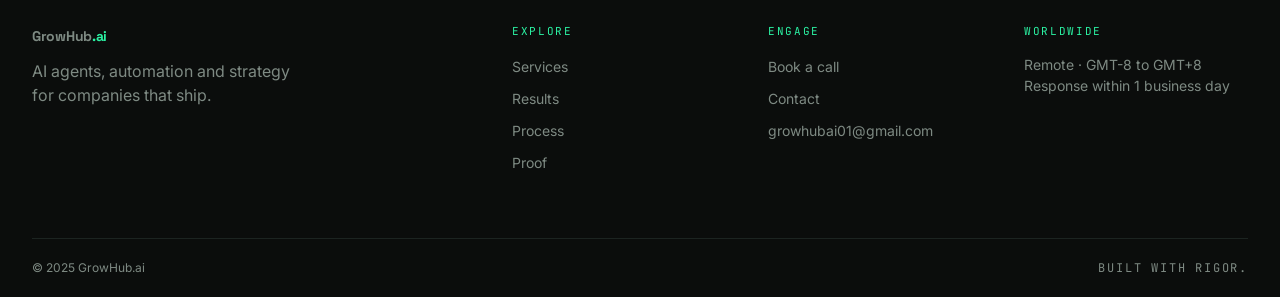
<file: services.html>
<!DOCTYPE html>
<html lang="en">
<head>
<meta charset="UTF-8">
<meta name="viewport" content="width=device-width, initial-scale=1">
<title>GrowHub.ai — Services</title>
<meta name="description" content="GrowHub.ai is a specialist AI studio shipping custom agents, automations and chatbots for ambitious companies.">
<link rel="preconnect" href="https://fonts.googleapis.com">
<link rel="preconnect" href="https://fonts.gstatic.com" crossorigin>
<link href="https://fonts.googleapis.com/css2?family=Inter:wght@400;500;600&family=Space+Grotesk:wght@400;500;600;700&family=JetBrains+Mono:wght@400;500&display=swap" rel="stylesheet">
<link rel="stylesheet" href="css/style.css">
</head>
<body>
<nav class="site">
  <div class="nav-inner">
    <a href="index.html" class="logo">GrowHub<span>.ai</span></a>
    <div class="nav-links">
        <a href="index.html">Home</a>
        <a href="services.html" class="active">Services</a>
        <a href="results.html">Results</a>
        <a href="process.html">Process</a>
        <a href="proof.html">Proof</a>
        <a href="contact.html">Contact</a>
    </div>
    <a href="booking.html" class="btn btn-primary">Book a call →</a>
    <a href="#mobile-menu" class="nav-toggle" aria-label="Menu">☰</a>
  </div>
</nav>
<div id="mobile-menu">
  <div class="container">
      <a href="index.html">Home</a>
      <a href="services.html">Services</a>
      <a href="results.html">Results</a>
      <a href="process.html">Process</a>
      <a href="proof.html">Proof</a>
      <a href="contact.html">Contact</a>
      <a href="booking.html" class="btn btn-primary" style="margin-top:8px;justify-content:center">Book a call →</a>
      <a href="#" class="nav-toggle" style="text-align:right;color:var(--muted)">close ✕</a>
  </div>
</div>
<header class="page-head">
  <div class="container">
    <span class="mono">⟶ 01 / Services</span>
    <h1>Four pillars.<br><span class="dim">One growth engine.</span></h1>
    <p>We focus on the AI capabilities that move pipeline, cut cost and compound over time — engineered properly, shipped fast.</p>
  </div>
</header>
<section style="border-top:none">
  <div class="container">
    <div class="svc-grid">
      <div class="svc-card">
        <div class="top"><div class="icon">🤖</div><span class="mono" style="color:var(--accent)">01</span></div>
        <div><h2>Custom AI Agents</h2><p>Tailor-made autonomous agents that plan, reason and act across your tools — from research to outreach.</p></div>
        <ul class="points"><li>Multi-step reasoning</li><li>Tool use & function calling</li><li>Memory & state</li><li>Human-in-the-loop</li></ul>
      </div>

      <div class="svc-card">
        <div class="top"><div class="icon">⚡</div><span class="mono" style="color:var(--accent)">02</span></div>
        <div><h2>AI Automation</h2><p>Zapier-killing workflows wired to OpenAI, Claude & your stack. Reliable, observable, measurable.</p></div>
        <ul class="points"><li>Event-driven pipelines</li><li>Retry & error handling</li><li>Logging & evals</li><li>Stack integrations</li></ul>
      </div>

      <div class="svc-card">
        <div class="top"><div class="icon">💬</div><span class="mono" style="color:var(--accent)">03</span></div>
        <div><h2>Chatbots</h2><p>Human-quality support, sales and internal assistants — deployed on web, WhatsApp, Slack or Discord.</p></div>
        <ul class="points"><li>RAG over your docs</li><li>Multichannel deploy</li><li>Tone & brand voice</li><li>Handoff to humans</li></ul>
      </div>

      <div class="svc-card">
        <div class="top"><div class="icon">🧭</div><span class="mono" style="color:var(--accent)">04</span></div>
        <div><h2>AI Strategy Consulting</h2><p>Roadmaps, ROI models & build-vs-buy decisions. We tell you what's worth shipping — and what isn't.</p></div>
        <ul class="points"><li>Workflow audits</li><li>ROI modeling</li><li>Vendor selection</li><li>Team enablement</li></ul>
      </div>
    </div>
    <div style="text-align:center;margin-top:48px">
      <a href="booking.html" class="btn btn-primary">Scope your project →</a>
    </div>
  </div>
</section>
<footer>
  <div class="container">
    <div class="foot-grid">
      <div class="foot-col">
        <a href="index.html" class="logo">GrowHub<span>.ai</span></a>
        <p style="margin-top:12px;max-width:280px">AI agents, automation and strategy for companies that ship.</p>
      </div>
      <div class="foot-col">
        <p class="lbl">Explore</p>
        <ul>
          <li><a href="services.html">Services</a></li>
          <li><a href="results.html">Results</a></li>
          <li><a href="process.html">Process</a></li>
          <li><a href="proof.html">Proof</a></li>
        </ul>
      </div>
      <div class="foot-col">
        <p class="lbl">Engage</p>
        <ul>
          <li><a href="booking.html">Book a call</a></li>
          <li><a href="contact.html">Contact</a></li>
          <li><a href="mailto:growhubai01@gmail.com">growhubai01@gmail.com</a></li>
        </ul>
      </div>
      <div class="foot-col">
        <p class="lbl">Worldwide</p>
        <p style="font-size:14px">Remote · GMT-8 to GMT+8<br>Response within 1 business day</p>
      </div>
    </div>
    <div class="foot-bot">
      <span>© 2025 GrowHub.ai</span>
      <span class="mono" style="color:var(--muted)">Built with rigor.</span>
    </div>
  </div>
</footer>
</body>
</html>
</file>
<file: css/style.css>
/* ============ DESIGN SYSTEM ============ */
:root{
  --bg:#0b0d0c;
  --bg-2:#0f1311;
  --panel:#111614;
  --line:#1c2421;
  --text:#e9efe9;
  --muted:#7e8a83;
  --dim:#3d4945;
  --accent:#2bf2a3;
  --accent-2:#19c98a;
}
*{box-sizing:border-box;margin:0;padding:0}
html{scroll-behavior:smooth}
body{background:var(--bg);color:var(--text);font-family:'Inter','Helvetica Neue',Arial,sans-serif;-webkit-font-smoothing:antialiased;line-height:1.5}
a{color:inherit;text-decoration:none}
img{max-width:100%;display:block}
button,input,textarea{font-family:inherit;color:inherit}

.mono{font-family:'JetBrains Mono','Courier New',monospace;letter-spacing:.15em;text-transform:uppercase;font-size:12px;color:var(--accent)}
.container{max-width:1280px;margin:0 auto;padding:0 32px}
section{padding:96px 0;border-top:1px solid var(--line)}
h1,h2,h3,h4{font-family:'Space Grotesk','Inter',sans-serif;font-weight:600;letter-spacing:-.02em;line-height:1.05}
h1{font-size:clamp(44px,7vw,96px)}
h2{font-size:clamp(34px,5vw,64px);margin-bottom:40px}
h3{font-size:22px;margin:14px 0 8px}
p{color:var(--muted);font-size:16px}
.accent{color:var(--accent)}
.dim{color:var(--dim)}
.italic{font-style:italic;font-weight:400}

/* ============ BUTTONS ============ */
.btn{display:inline-flex;align-items:center;gap:8px;padding:12px 22px;border-radius:999px;font-size:14px;font-weight:500;border:1px solid var(--line);transition:all .2s;cursor:pointer;background:transparent;color:var(--text)}
.btn:hover{border-color:var(--accent);color:var(--accent)}
.btn-primary{background:var(--accent);color:#001b10;border-color:var(--accent)}
.btn-primary:hover{background:var(--accent-2);border-color:var(--accent-2);color:#001b10}
.btn-ghost-primary{border-color:var(--accent);color:var(--accent)}
.btn-ghost-primary:hover{background:rgba(43,242,163,.1)}

/* ============ NAV ============ */
nav.site{position:sticky;top:0;z-index:50;background:rgba(11,13,12,.85);backdrop-filter:blur(12px);border-bottom:1px solid var(--line)}
.nav-inner{display:flex;align-items:center;justify-content:space-between;padding:18px 32px;max-width:1280px;margin:0 auto}
.logo{font-family:'Space Grotesk',sans-serif;font-weight:700;font-size:20px;letter-spacing:-.02em}
.logo span{color:var(--accent)}
.nav-links{display:flex;gap:28px}
.nav-links a{font-size:14px;color:var(--muted);transition:color .2s}
.nav-links a:hover,.nav-links a.active{color:var(--text)}
.nav-toggle{display:none;background:transparent;border:0;cursor:pointer;color:var(--text);font-size:22px}

/* mobile nav using :target */
#mobile-menu{display:none;border-top:1px solid var(--line);background:var(--bg)}
#mobile-menu .container{display:flex;flex-direction:column;gap:14px;padding:18px 32px}
#mobile-menu a{color:var(--muted);font-size:15px}
#mobile-menu:target{display:block}

/* ============ HERO ============ */
.hero{padding:80px 0 60px;border-top:none}
.hero .tag{display:inline-flex;align-items:center;gap:8px;padding:6px 12px;border:1px solid var(--line);border-radius:999px;margin-bottom:32px}
.hero .tag::before{content:"";width:6px;height:6px;border-radius:50%;background:var(--accent);box-shadow:0 0 10px var(--accent)}
.hero p.lead{max-width:640px;margin-top:32px;font-size:18px;color:#aab4af}
.hero-actions{margin-top:40px;display:flex;gap:14px;flex-wrap:wrap}
.stats{display:flex;gap:64px;margin-top:80px;border-top:1px solid var(--line);padding-top:32px;flex-wrap:wrap}
.stat .num{font-family:'Space Grotesk';font-size:48px;font-weight:600;letter-spacing:-.02em;color:var(--accent)}
.stat .lbl{font-size:13px;color:var(--muted);margin-top:4px}

/* ============ MARQUEE ============ */
.marquee{overflow:hidden;border-top:1px solid var(--line);border-bottom:1px solid var(--line);padding:18px 0;background:var(--bg-2)}
.marquee-track{display:flex;gap:48px;white-space:nowrap;animation:scroll 30s linear infinite;font-family:'JetBrains Mono',monospace;font-size:13px;color:var(--muted);letter-spacing:.15em;width:max-content}
.marquee-track span{display:inline-flex;align-items:center;gap:48px}
.marquee-track .dot{color:var(--accent)}
@keyframes scroll{from{transform:translateX(0)}to{transform:translateX(-50%)}}

/* ============ SECTIONS ============ */
.sec-head{display:flex;justify-content:space-between;align-items:flex-end;gap:48px;margin-bottom:56px;flex-wrap:wrap}
.sec-head h2{margin-bottom:0;flex:1;min-width:300px}
.sec-head p{max-width:380px}

/* SERVICES grid */
.grid-4{display:grid;grid-template-columns:repeat(4,1fr);gap:1px;background:var(--line);border:1px solid var(--line);border-radius:16px;overflow:hidden}
.card{background:var(--panel);padding:36px 28px;min-height:260px;display:flex;flex-direction:column;justify-content:space-between;transition:background .3s}
.card:hover{background:#161d1a}
.card .num{font-family:'JetBrains Mono';color:var(--accent);font-size:12px}

/* RESULTS */
.results{display:grid;grid-template-columns:repeat(4,1fr);gap:32px}
.result .big{font-family:'Space Grotesk';font-size:64px;font-weight:600;color:var(--accent);letter-spacing:-.03em;line-height:1}
.result h3{font-size:18px;margin:12px 0 4px}
.result p{font-size:14px}

/* PROCESS */
.process .step{padding:32px 0;border-top:1px solid var(--line);display:grid;grid-template-columns:120px 1fr;gap:32px;align-items:start}
.process .step:last-child{border-bottom:1px solid var(--line)}
.process .step .num{font-family:'JetBrains Mono';color:var(--accent);font-size:13px}
.process .step h3{margin-top:0;font-size:28px}
.process .step p{max-width:680px}

/* TESTIMONIALS */
.testis{display:grid;grid-template-columns:repeat(3,1fr);gap:24px}
.testi{background:var(--panel);border:1px solid var(--line);border-radius:16px;padding:28px;display:flex;flex-direction:column;justify-content:space-between;min-height:280px}
.testi .quote{font-size:17px;color:var(--text);font-family:'Space Grotesk';line-height:1.45}
.testi .who{display:flex;align-items:center;gap:12px;margin-top:24px}
.testi .who img{width:44px;height:44px;border-radius:50%;object-fit:cover}
.testi .name{font-weight:500;font-size:14px}
.testi .role{font-size:12px;color:var(--muted)}

/* BOOKING */
.booking{display:grid;grid-template-columns:1.5fr 1fr;gap:24px}
.panel{background:var(--panel);border:1px solid var(--line);border-radius:16px;padding:32px}
.panel-head{display:flex;align-items:center;gap:12px;margin-bottom:24px}
.badge{width:32px;height:32px;border-radius:6px;background:var(--accent);color:#001b10;display:flex;align-items:center;justify-content:center;font-weight:700;font-family:'Space Grotesk'}
.badge.outline{background:transparent;border:1px solid var(--accent);color:var(--accent)}
.calendar{margin-top:16px;border:1px solid var(--line);border-radius:12px;padding:16px}
.cal-head{display:flex;justify-content:space-between;align-items:center;padding:4px 0 14px}
.cal-head button{padding:6px 10px;border-radius:6px;border:1px solid var(--line);background:transparent;color:var(--text);cursor:pointer}
.cal-head button:hover{border-color:var(--accent);color:var(--accent)}
.cal-grid{display:grid;grid-template-columns:repeat(7,1fr);gap:4px;text-align:center;font-size:13px}
.cal-grid .dow{color:var(--muted);font-size:11px;padding:8px 0}
.day{padding:10px 0;border-radius:6px;cursor:pointer;transition:.15s}
.day:hover{background:#1a221f}
.day.muted{color:var(--dim);cursor:default}
.day.active{background:var(--accent);color:#001b10;font-weight:600}
.form{display:grid;grid-template-columns:1fr 1fr;gap:16px;margin-top:28px}
.form .full{grid-column:1/-1}
label{display:block;font-family:'JetBrains Mono';font-size:11px;text-transform:uppercase;color:var(--muted);margin-bottom:8px;letter-spacing:.1em}
input[type=text],input[type=email],textarea{width:100%;background:transparent;border:1px solid var(--line);border-radius:8px;padding:12px 14px;font-size:14px;outline:none;transition:border-color .2s}
input[type=text]:focus,input[type=email]:focus,textarea:focus{border-color:var(--accent)}
textarea{min-height:100px;resize:vertical}
.check{display:flex;gap:10px;align-items:flex-start;margin:12px 0;font-size:14px}
.check::before{content:"▸";color:var(--accent);font-size:12px;margin-top:3px}
.time-grid{display:grid;grid-template-columns:repeat(4,1fr);gap:8px;margin-top:8px}
.time-grid label{margin:0;cursor:pointer}
.time-grid input{position:absolute;opacity:0;pointer-events:none}
.time-grid span{display:block;text-align:center;padding:10px;border:1px solid var(--line);border-radius:8px;font-size:13px;font-family:'Inter';text-transform:none;letter-spacing:0;color:var(--text);transition:.2s}
.time-grid label:hover span{border-color:var(--accent)}
.time-grid input:checked + span{border-color:var(--accent);background:rgba(43,242,163,.1);color:var(--accent)}
.empty-time{border:1px dashed var(--line);border-radius:12px;padding:32px;text-align:center;color:var(--muted);font-size:14px;margin-top:8px}

/* CONTACT */
.contact{display:grid;grid-template-columns:1fr 1fr;gap:48px}
.info-row{display:flex;justify-content:space-between;padding:20px 0;border-top:1px solid var(--line);font-size:14px;align-items:center}
.info-row:last-child{border-bottom:1px solid var(--line)}
.info-row .k{color:var(--muted);font-family:'JetBrains Mono';font-size:12px;text-transform:uppercase;letter-spacing:.1em}

/* CTA */
.cta{border:1px solid var(--line);background:var(--panel);border-radius:24px;padding:64px 32px;text-align:center}
.cta h2{margin-bottom:16px}

/* PAGE HEADER */
.page-head{padding:80px 0 64px;border-bottom:1px solid var(--line)}
.page-head .mono{margin-bottom:24px;display:block}
.page-head p{margin-top:24px;max-width:640px;font-size:18px}

/* SERVICES PAGE */
.svc-grid{display:grid;grid-template-columns:1fr 1fr;gap:1px;background:var(--line);border:1px solid var(--line);border-radius:16px;overflow:hidden}
.svc-card{background:var(--panel);padding:40px;display:flex;flex-direction:column;gap:24px}
.svc-card .top{display:flex;justify-content:space-between;align-items:center}
.svc-card .icon{width:48px;height:48px;border-radius:12px;background:rgba(43,242,163,.1);display:flex;align-items:center;justify-content:center;color:var(--accent);font-size:22px}
.svc-card h2{font-size:30px;margin:0 0 12px}
.svc-card .points{display:grid;grid-template-columns:1fr 1fr;gap:8px 16px;list-style:none;font-size:14px;color:var(--muted)}
.svc-card .points li::before{content:"▸ ";color:var(--accent)}

/* RESULTS PAGE bigger grid */
.results-grid{display:grid;grid-template-columns:repeat(3,1fr);gap:24px}
.results-grid .result{background:var(--panel);border:1px solid var(--line);border-radius:16px;padding:32px}

/* FOOTER */
footer{border-top:1px solid var(--line);margin-top:96px}
.foot-grid{display:grid;grid-template-columns:2fr 1fr 1fr 1fr;gap:32px;padding:64px 0}
.foot-col p.lbl{font-family:'JetBrains Mono';color:var(--accent);font-size:11px;text-transform:uppercase;letter-spacing:.15em;margin-bottom:14px}
.foot-col ul{list-style:none;display:flex;flex-direction:column;gap:8px}
.foot-col a{font-size:14px;color:var(--muted)}
.foot-col a:hover{color:var(--text)}
.foot-bot{border-top:1px solid var(--line);padding:20px 0;display:flex;justify-content:space-between;font-size:12px;color:var(--muted)}

/* RESPONSIVE */
@media(max-width:960px){
  .grid-4,.results,.svc-grid{grid-template-columns:1fr 1fr}
  .testis,.booking,.contact,.foot-grid{grid-template-columns:1fr}
  .foot-grid{gap:32px}
  .results-grid{grid-template-columns:1fr 1fr}
  .nav-links,.nav-inner > .btn{display:none}
  .nav-toggle{display:block}
  section{padding:72px 0}
  h1{font-size:44px}
  h2{font-size:34px}
  .process .step{grid-template-columns:1fr;gap:8px}
}
@media(max-width:560px){
  .grid-4,.results,.svc-grid,.results-grid{grid-template-columns:1fr}
  .container{padding:0 20px}
  .nav-inner{padding:16px 20px}
  .form,.svc-card .points,.time-grid{grid-template-columns:1fr 1fr}
  .stats{gap:32px}
}
</file>
